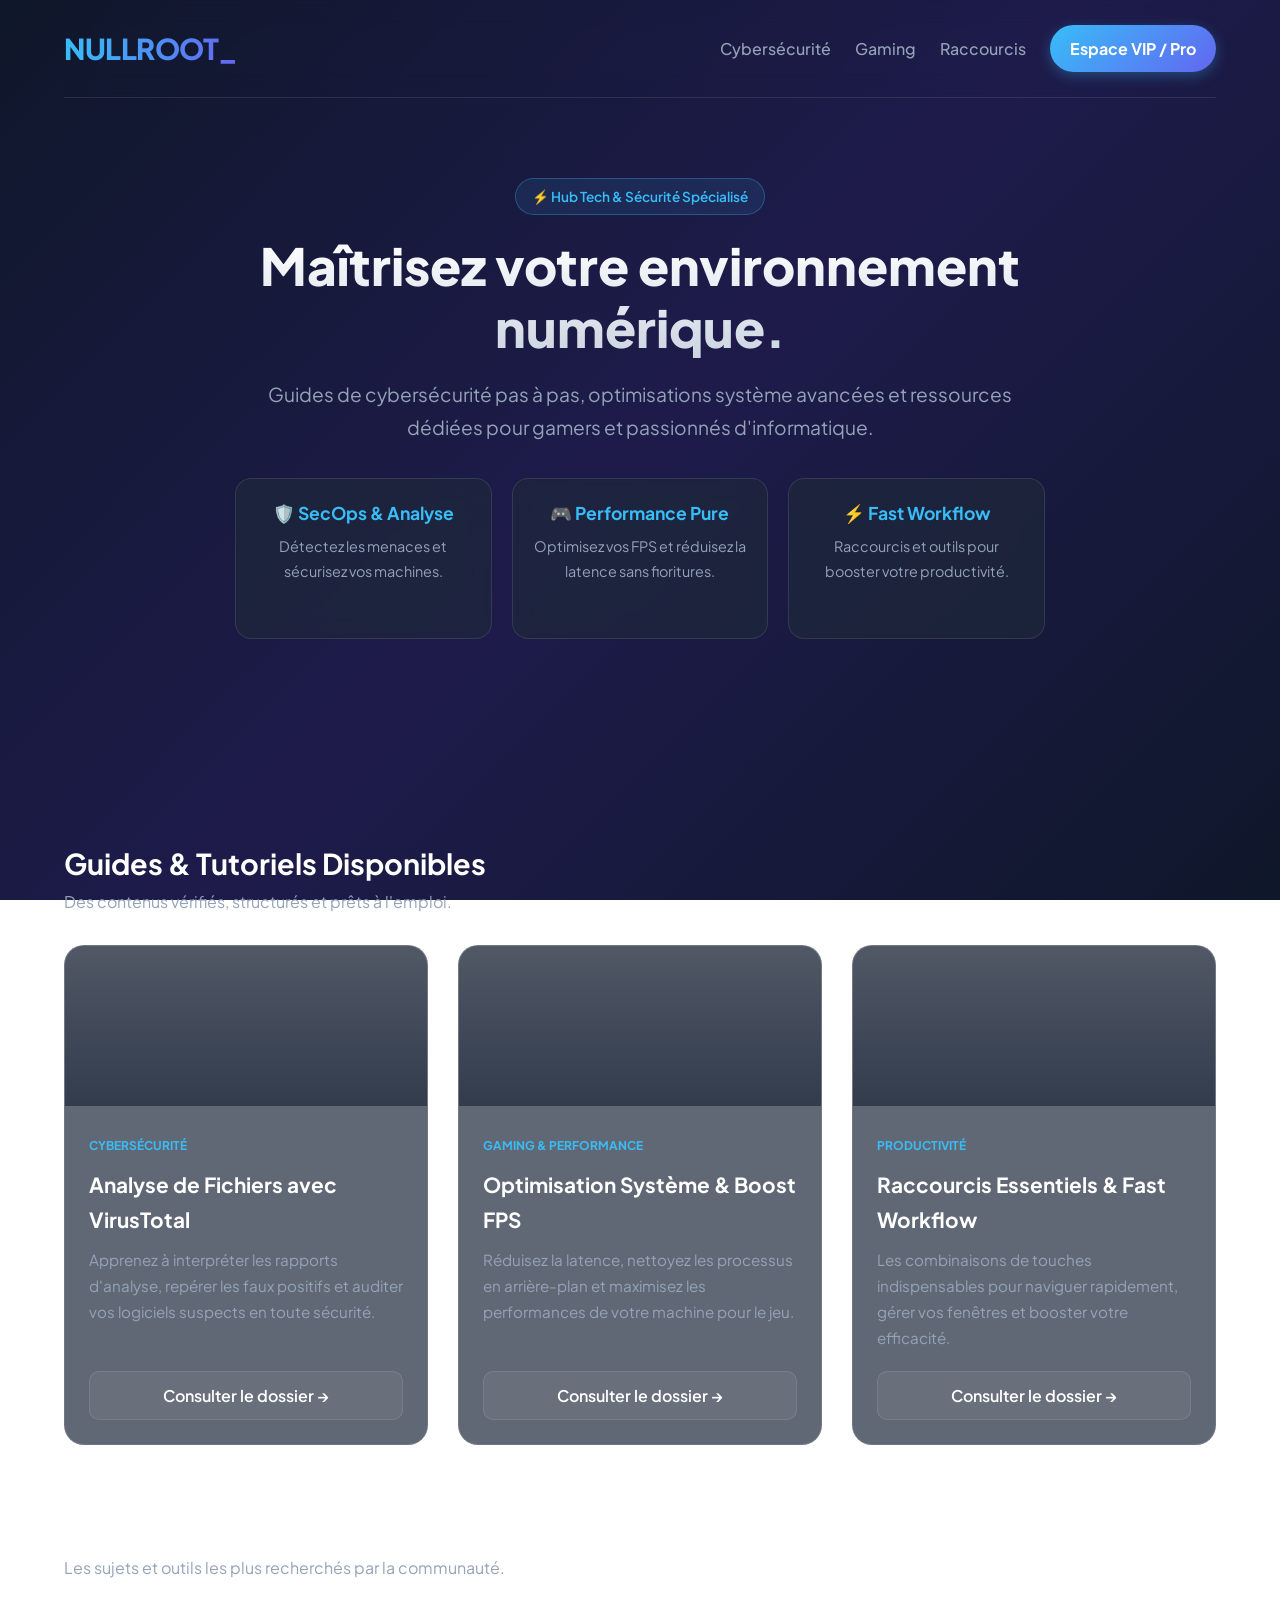
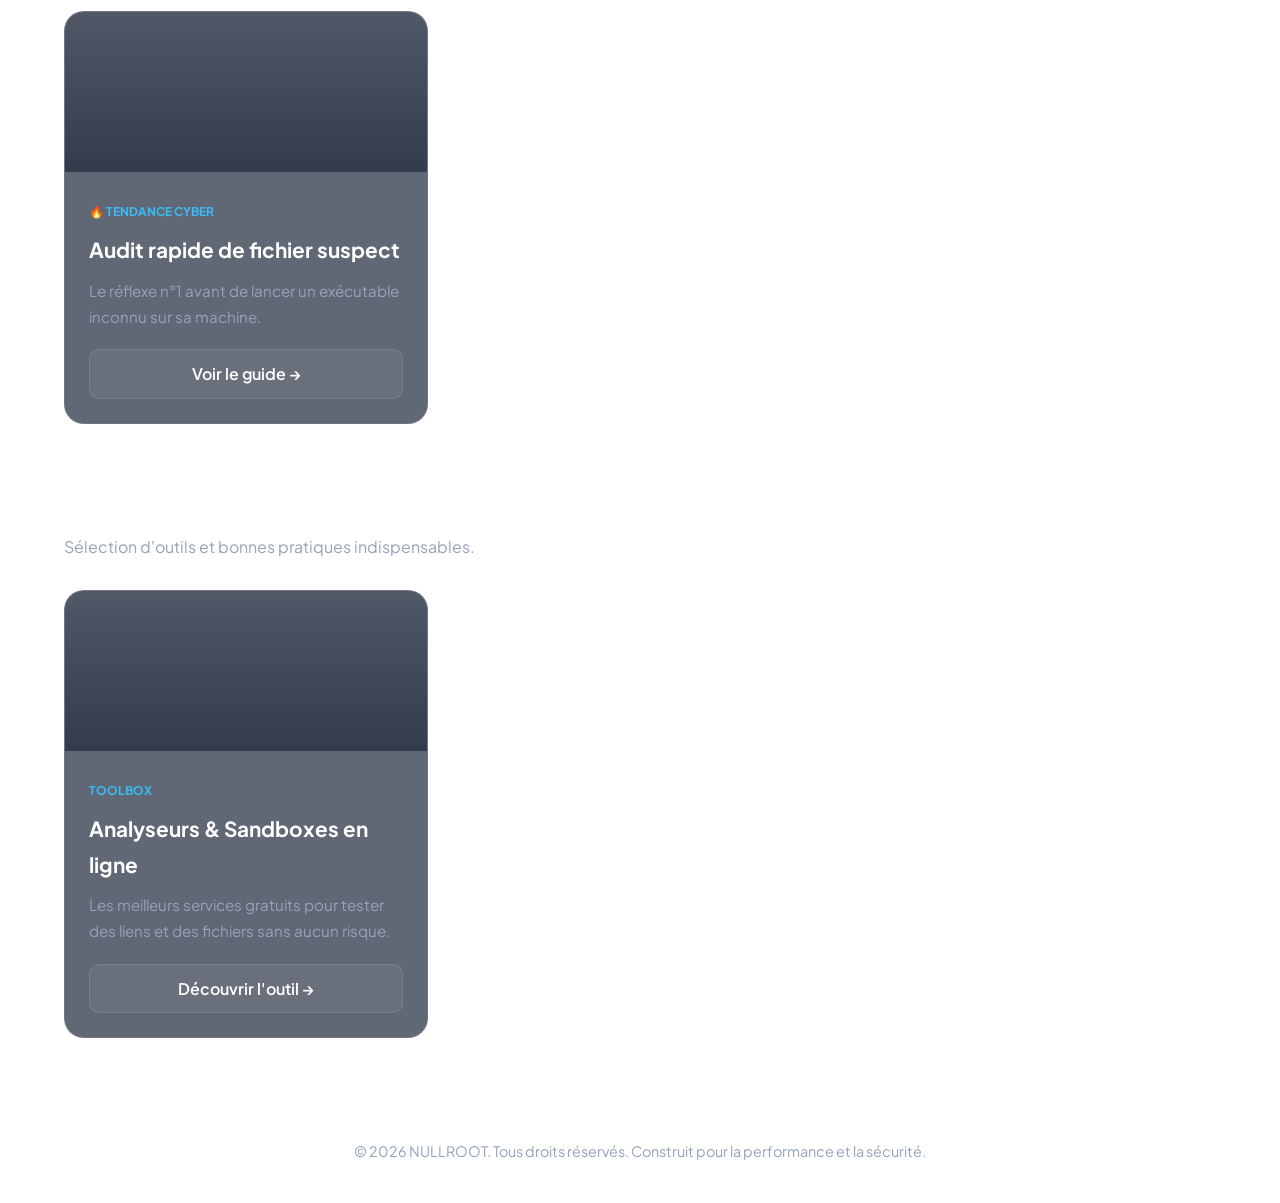
<file: index.html>
<!DOCTYPE html>
<html lang="fr">
<head>
    <meta charset="UTF-8">
    <meta name="viewport" content="width=device-width, initial-scale=1.0">
    <title>NULLROOT — Cyber, Gaming & Tech Performance</title>
    <link rel="stylesheet" href="style.css">
</head>
<body>

    <div class="container">
        <header>
            <a href="index.html" class="logo">NULLROOT_</a>
            <nav>
                <a href="cyber.html">Cybersécurité</a>
                <a href="gaming.html">Gaming</a>
                <a href="raccourcis.html">Raccourcis</a>
                <a href="vip.html" class="nav-btn">Espace VIP / Pro</a>
            </nav>
        </header>

        <section class="hero">
            <span class="hero-badge">⚡ Hub Tech & Sécurité Spécialisé</span>
            <h1>Maîtrisez votre environnement numérique.</h1>
            <p>Guides de cybersécurité pas à pas, optimisations système avancées et ressources dédiées pour gamers et passionnés d'informatique.</p>
            
            <div class="features-summary">
                <div class="feature-pill">
                    <h4>🛡️ SecOps & Analyse</h4>
                    <p>Détectez les menaces et sécurisez vos machines.</p>
                </div>
                <div class="feature-pill">
                    <h4>🎮 Performance Pure</h4>
                    <p>Optimisez vos FPS et réduisez la latence sans fioritures.</p>
                </div>
                <div class="feature-pill">
                    <h4>⚡ Fast Workflow</h4>
                    <p>Raccourcis et outils pour booster votre productivité.</p>
                </div>
            </div>
        </section>

        <!-- Section 1 : Guides Disponibles -->
        <div class="section-header" id="cyber">
            <h2 class="section-title">Guides & Tutoriels Disponibles</h2>
            <p class="section-desc">Des contenus vérifiés, structurés et prêts à l'emploi.</p>
        </div>

        <div class="grid">
            <div class="card" id="cyber-card">
                <div class="card-banner card-banner-cyber"></div>
                <div class="card-body">
                    <div>
                        <span class="card-tag">Cybersécurité</span>
                        <h3>Analyse de Fichiers avec VirusTotal</h3>
                        <p>Apprenez à interpréter les rapports d'analyse, repérer les faux positifs et auditer vos logiciels suspects en toute sécurité.</p>
                    </div>
                    <a href="cyber-virustotal.html" class="btn">Consulter le dossier →</a>
                </div>
            </div>

            <div class="card" id="gaming">
                <div class="card-banner card-banner-gaming"></div>
                <div class="card-body">
                    <div>
                        <span class="card-tag">Gaming & Performance</span>
                        <h3>Optimisation Système & Boost FPS</h3>
                        <p>Réduisez la latence, nettoyez les processus en arrière-plan et maximisez les performances de votre machine pour le jeu.</p>
                    </div>
                    <a href="gaming-fps.html" class="btn">Consulter le dossier →</a>
                </div>
            </div>

            <div class="card" id="raccourcis">
                <div class="card-banner card-banner-shortcut"></div>
                <div class="card-body">
                    <div>
                        <span class="card-tag">Productivité</span>
                        <h3>Raccourcis Essentiels & Fast Workflow</h3>
                        <p>Les combinaisons de touches indispensables pour naviguer rapidement, gérer vos fenêtres et booster votre efficacité.</p>
                    </div>
                    <a href="tech-raccourcis.html" class="btn">Consulter le dossier →</a>
                </div>
            </div>
        </div>

        <!-- Section 2 : Les plus consultés -->
        <div class="section-header" id="tendances">
            <h2 class="section-title">Les Plus Consultés & Tendances</h2>
            <p class="section-desc">Les sujets et outils les plus recherchés par la communauté.</p>
        </div>

        <div class="grid">
            <div class="card">
                <div class="card-banner card-banner-cyber"></div>
                <div class="card-body">
                    <div>
                        <span class="card-tag">🔥 Tendance Cyber</span>
                        <h3>Audit rapide de fichier suspect</h3>
                        <p>Le réflexe n°1 avant de lancer un exécutable inconnu sur sa machine.</p>
                    </div>
                    <a href="cyber-virustotal.html" class="btn">Voir le guide →</a>
                </div>
            </div>
        </div>

        <!-- Section 3 : Recommandations -->
        <div class="section-header" id="recommandations">
            <h2 class="section-title">Recommandations NULLROOT</h2>
            <p class="section-desc">Sélection d'outils et bonnes pratiques indispensables.</p>
        </div>

        <div class="grid">
            <div class="card">
                <div class="card-banner card-banner-shortcut"></div>
                <div class="card-body">
                    <div>
                        <span class="card-tag">Toolbox</span>
                        <h3>Analyseurs & Sandboxes en ligne</h3>
                        <p>Les meilleurs services gratuits pour tester des liens et des fichiers sans aucun risque.</p>
                    </div>
                    <a href="cyber-virustotal.html" class="btn">Découvrir l'outil →</a>
                </div>
            </div>
        </div>

        <footer>
            <p>© 2026 NULLROOT. Tous droits réservés. Construit pour la performance et la sécurité.</p>
        </footer>
    </div>

</body>
</html>
</file>
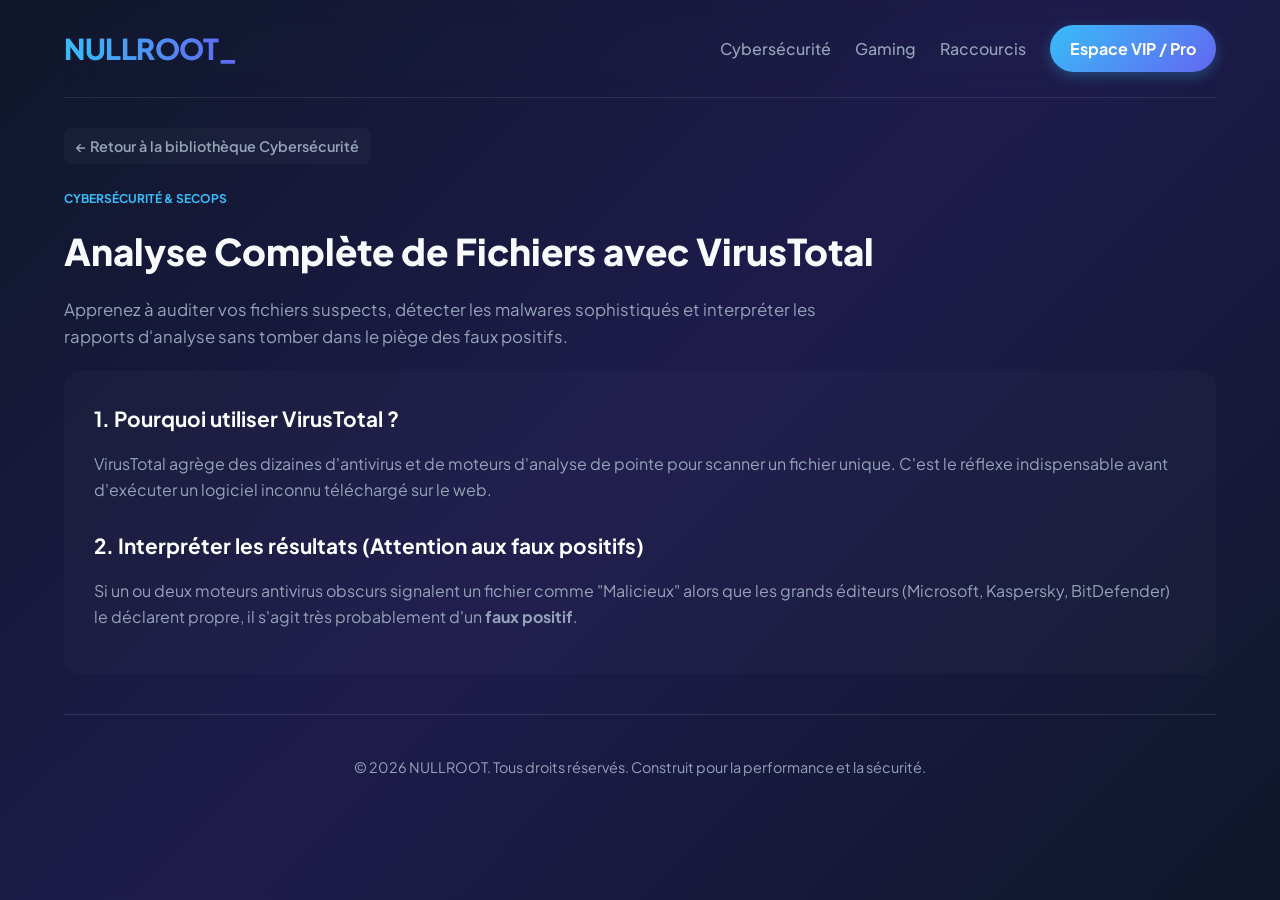
<file: cyber-virustotal.html>
<!DOCTYPE html>
<html lang="fr">
<head>
    <meta charset="UTF-8">
    <meta name="viewport" content="width=device-width, initial-scale=1.0">
    <title>Analyse de Fichiers avec VirusTotal — NULLROOT</title>
    <link rel="stylesheet" href="style.css">
</head>
<body>

    <div class="container">
        <header>
            <a href="index.html" class="logo">NULLROOT_</a>
            <nav>
                <a href="cyber.html">Cybersécurité</a>
                <a href="gaming.html">Gaming</a>
                <a href="raccourcis.html">Raccourcis</a>
                <a href="vip.html" class="nav-btn">Espace VIP / Pro</a>
            </nav>
        </header>

        <!-- Bouton Retour et En-tête du guide -->
        <section style="margin: 30px 0 20px 0;">
            <a href="cyber.html" style="display: inline-flex; align-items: center; gap: 8px; color: var(--text-muted); text-decoration: none; font-size: 0.9rem; font-weight: 600; margin-bottom: 15px; padding: 6px 12px; background: rgba(255,255,255,0.03); border: 1px solid var(--border-color); border-radius: 8px; transition: 0.2s;">
                ← Retour à la bibliothèque Cybersécurité
            </a>
            
            <span class="card-tag" style="display: block; margin-top: 10px;">Cybersécurité & SecOps</span>
            <h1 style="font-size: 2.3rem; font-weight: 800; margin-top: 10px; margin-bottom: 15px;">Analyse Complète de Fichiers avec VirusTotal</h1>
            <p style="color: var(--text-muted); font-size: 1.05rem; line-height: 1.6; max-width: 800px;">
                Apprenez à auditer vos fichiers suspects, détecter les malwares sophistiqués et interpréter les rapports d'analyse sans tomber dans le piège des faux positifs.
            </p>
        </section>

        <!-- Corps du guide / Article -->
        <div style="background: rgba(255,255,255,0.02); border: 1px solid var(--border-color); border-radius: 16px; padding: 30px; margin-bottom: 40px;">
            <h3 style="font-size: 1.3rem; margin-bottom: 15px; color: #fff;">1. Pourquoi utiliser VirusTotal ?</h3>
            <p style="color: var(--text-muted); line-height: 1.6; margin-bottom: 25px;">
                VirusTotal agrège des dizaines d'antivirus et de moteurs d'analyse de pointe pour scanner un fichier unique. C'est le réflexe indispensable avant d'exécuter un logiciel inconnu téléchargé sur le web.
            </p>

            <h3 style="font-size: 1.3rem; margin-bottom: 15px; color: #fff;">2. Interpréter les résultats (Attention aux faux positifs)</h3>
            <p style="color: var(--text-muted); line-height: 1.6; margin-bottom: 15px;">
                Si un ou deux moteurs antivirus obscurs signalent un fichier comme "Malicieux" alors que les grands éditeurs (Microsoft, Kaspersky, BitDefender) le déclarent propre, il s'agit très probablement d'un <strong>faux positif</strong>.
            </p>
        </div>

        <footer>
            <p>© 2026 NULLROOT. Tous droits réservés. Construit pour la performance et la sécurité.</p>
        </footer>
    </div>

</body>
</html>
</file>
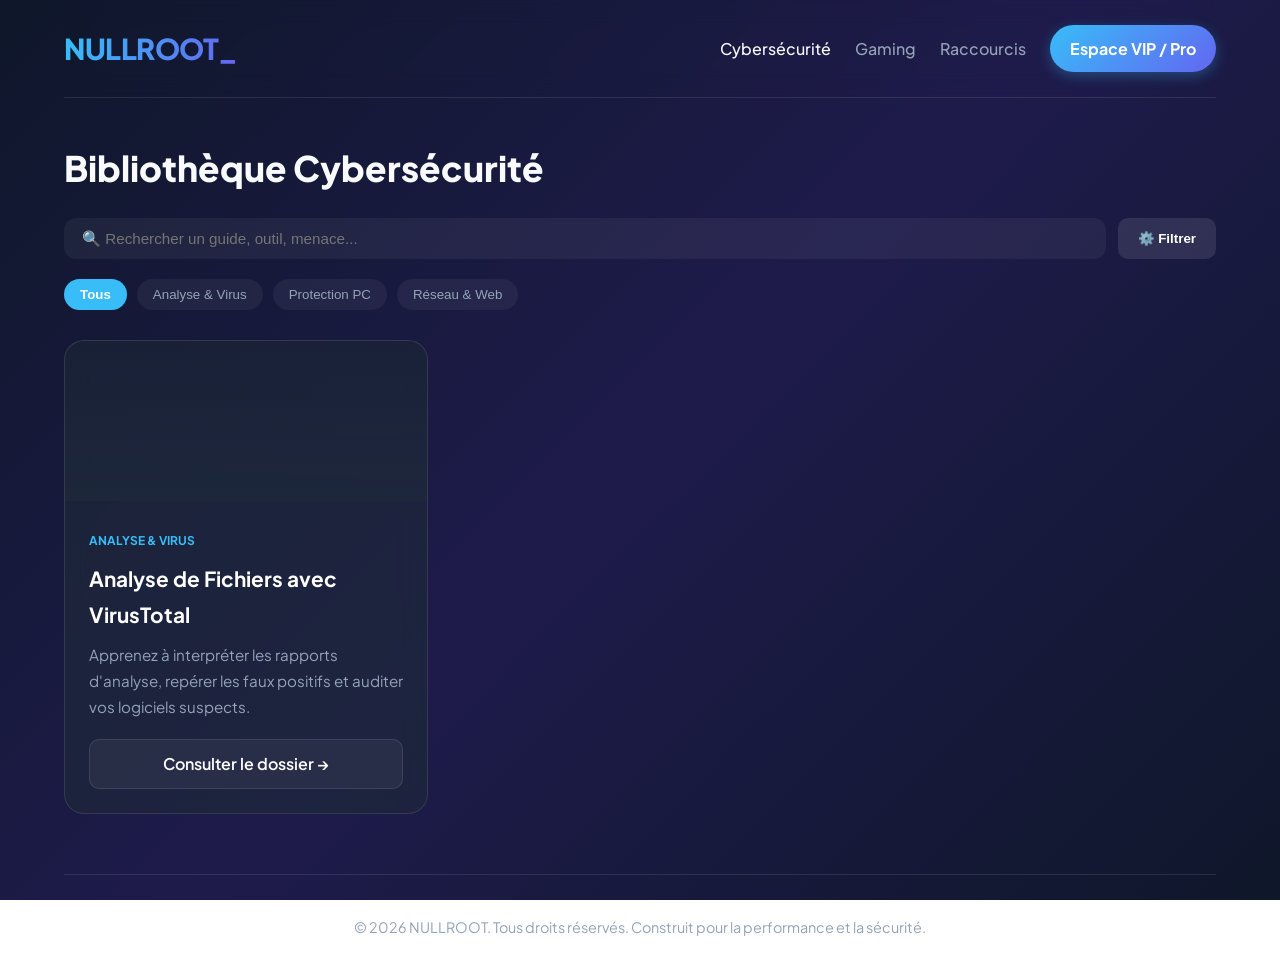
<file: cyber.html>
<!DOCTYPE html>
<html lang="fr">
<head>
    <meta charset="UTF-8">
    <meta name="viewport" content="width=device-width, initial-scale=1.0">
    <title>Bibliothèque Cybersécurité — NULLROOT</title>
    <link rel="stylesheet" href="style.css">
</head>
<body>

    <div class="container">
        <header>
            <a href="index.html" class="logo">NULLROOT_</a>
            <nav>
                <a href="cyber.html" style="color: var(--accent-cyan);">Cybersécurité</a>
                <a href="gaming.html">Gaming</a>
                <a href="raccourcis.html">Raccourcis</a>
                <a href="#pro" class="nav-btn">Espace VIP / Pro</a>
            </nav>
        </header>

        <!-- Entête style Hyakanime -->
        <section style="margin: 40px 0 20px 0;">
            <h1 style="font-size: 2.2rem; font-weight: 800; margin-bottom: 20px;">Bibliothèque Cybersécurité</h1>
            
            <!-- Barre de Recherche & Filtres -->
            <div style="display: flex; gap: 12px; flex-wrap: wrap; margin-bottom: 20px;">
                <input type="text" placeholder="🔍 Rechercher un guide, outil, menace..." style="flex: 1; min-width: 240px; padding: 12px 18px; border-radius: 12px; border: 1px solid var(--border-color); background: rgba(255,255,255,0.05); color: #fff; font-size: 0.95rem;">
                <button class="btn" style="padding: 12px 20px; background: rgba(255,255,255,0.1); border: 1px solid var(--border-color);">⚙️ Filtrer</button>
            </div>

            <!-- Chips de Filtres Spécifiques Tech -->
            <div style="display: flex; gap: 10px; flex-wrap: wrap; margin-bottom: 30px;">
                <button style="padding: 8px 16px; border-radius: 20px; border: none; background: var(--accent-blue); color: #fff; font-weight: 600; cursor: pointer;">Tous</button>
                <button style="padding: 8px 16px; border-radius: 20px; border: 1px solid var(--border-color); background: rgba(255,255,255,0.05); color: var(--text-muted); cursor: pointer;">Analyse & Virus</button>
                <button style="padding: 8px 16px; border-radius: 20px; border: 1px solid var(--border-color); background: rgba(255,255,255,0.05); color: var(--text-muted); cursor: pointer;">Protection PC</button>
                <button style="padding: 8px 16px; border-radius: 20px; border: 1px solid var(--border-color); background: rgba(255,255,255,0.05); color: var(--text-muted); cursor: pointer;">Réseau & Web</button>
            </div>
        </section>

        <!-- Grille de la Bibliothèque (3 colonnes) -->
        <div class="grid">
            
            <!-- Carte 1 : VirusTotal -->
            <div class="card">
                <div class="card-banner card-banner-cyber"></div>
                <div class="card-body">
                    <div>
                        <span class="card-tag">Analyse & Virus</span>
                        <h3>Analyse de Fichiers avec VirusTotal</h3>
                        <p>Apprenez à interpréter les rapports d'analyse, repérer les faux positifs et auditer vos logiciels suspects.</p>
                    </div>
                    <a href="cyber-virustotal.html" class="btn">Consulter le dossier →</a>
                </div>
            </div>

            <!-- Emplacement 2 (Vide / Futurs guides) -->
            <!-- Tu pourras dupliquer des cartes ici au fur et à mesure -->

        </div>

        <footer>
            <p>© 2026 NULLROOT. Tous droits réservés. Construit pour la performance et la sécurité.</p>
        </footer>
    </div>

</body>
</html>
</file>
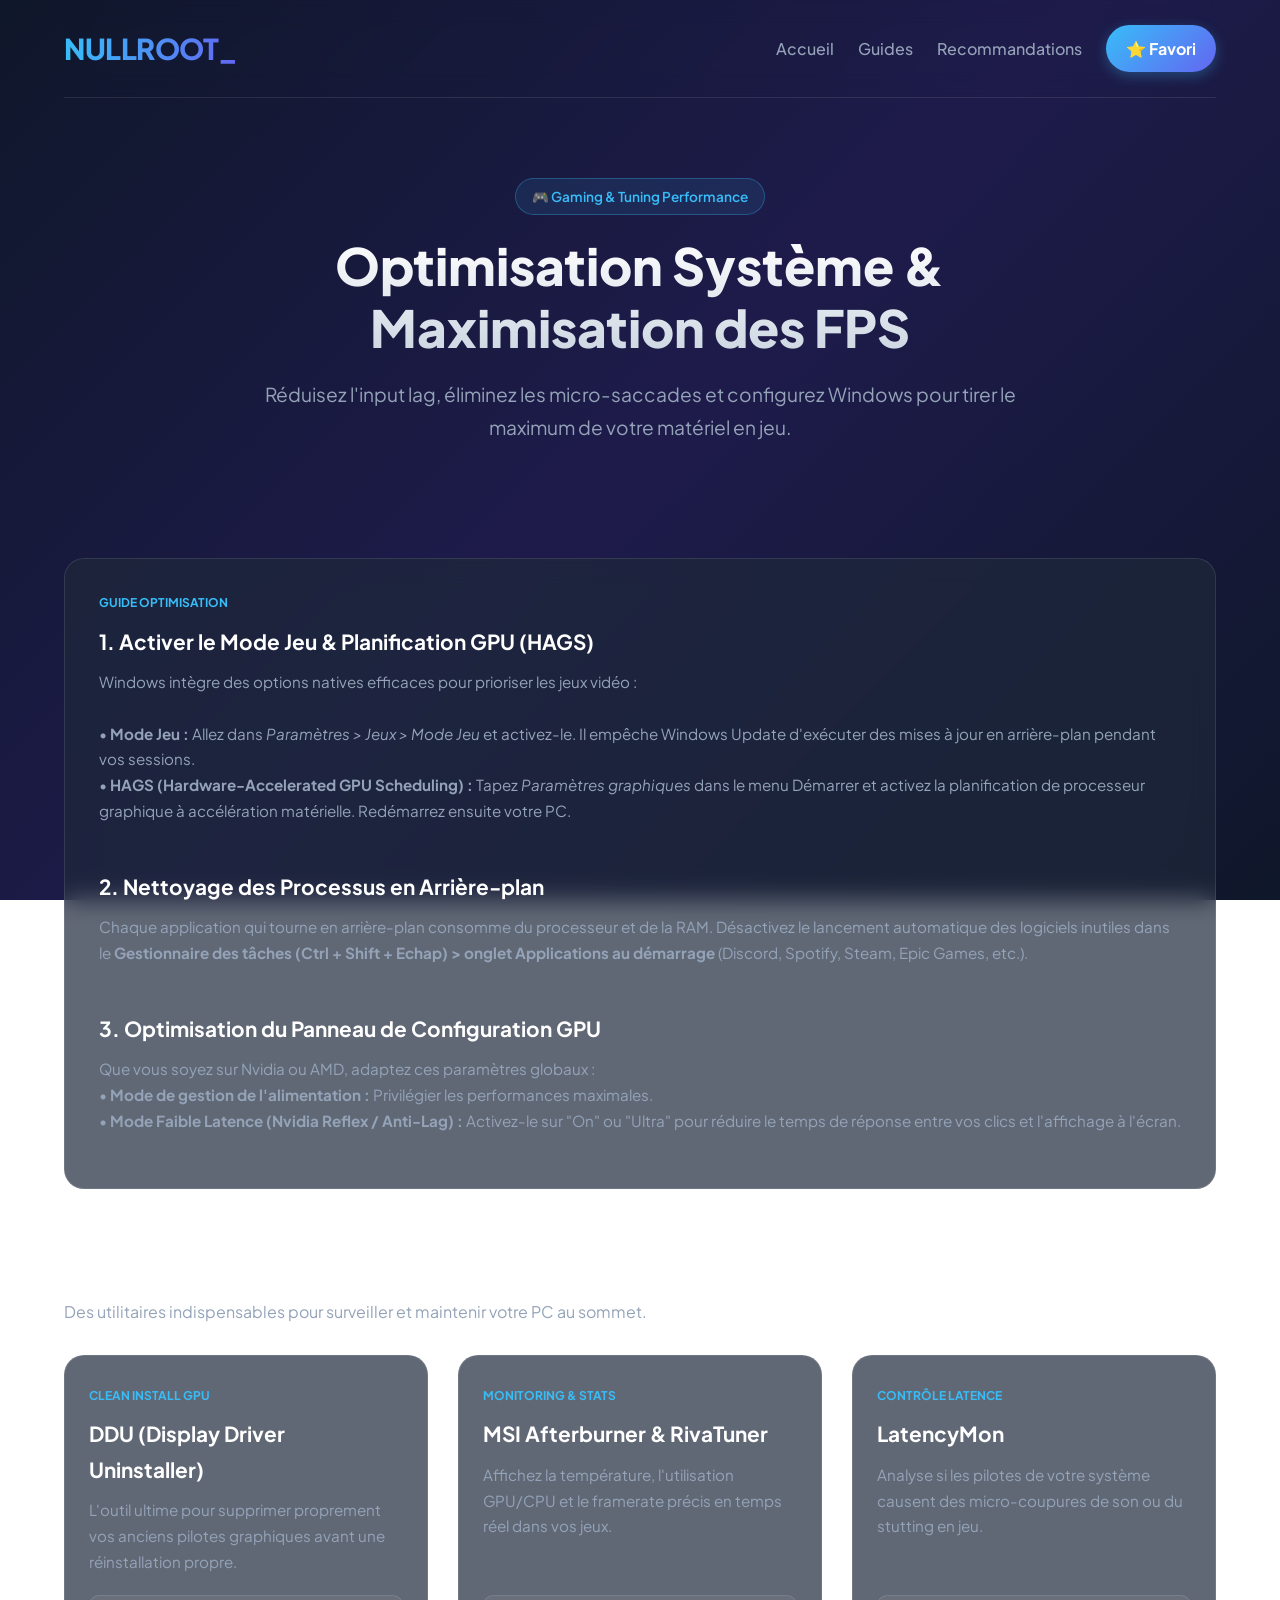
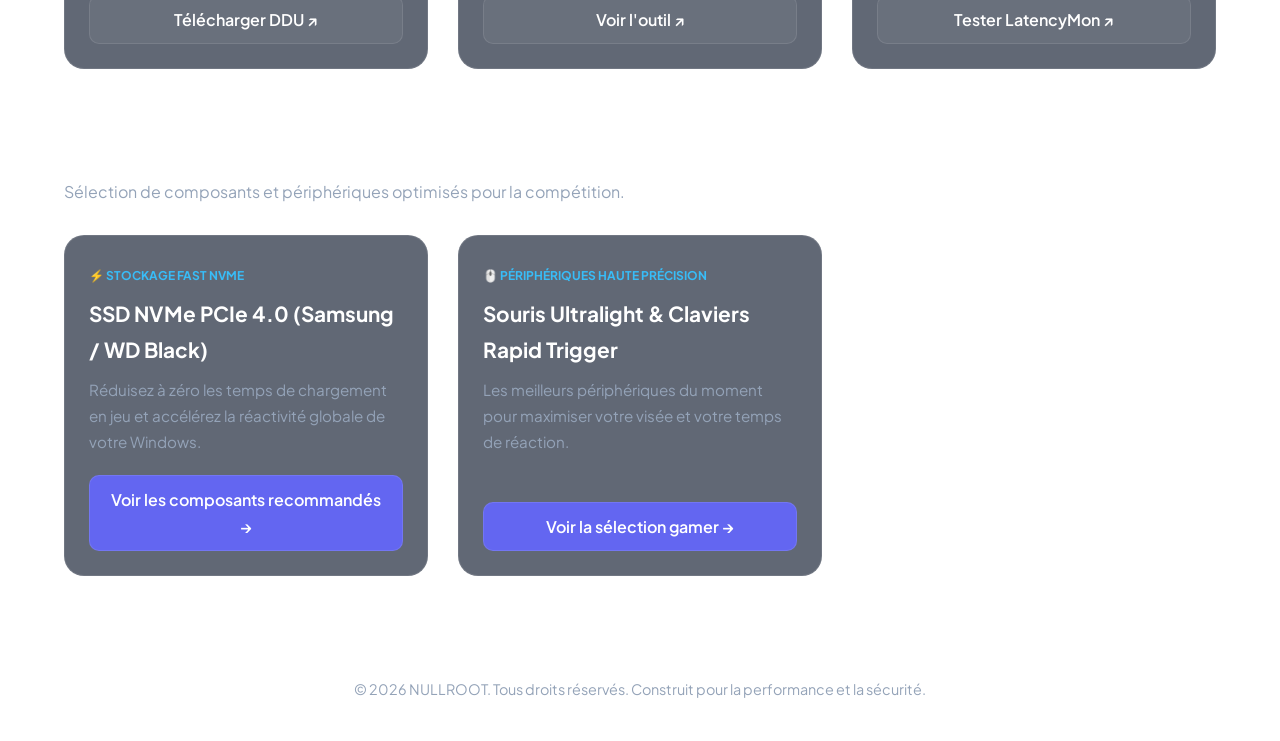
<file: gaming-fps.html>
<!DOCTYPE html>
<html lang="fr">
<head>
    <meta charset="UTF-8">
    <meta name="viewport" content="width=device-width, initial-scale=1.0">
    <title>Optimisation Système & Boost FPS — NULLROOT</title>
    <link rel="stylesheet" href="style.css">
</head>
<body>

    <div class="container">
        <header>
            <a href="index.html" class="logo">NULLROOT_</a>
            <nav>
                <a href="index.html">Accueil</a>
                <a href="index.html#cyber">Guides</a>
                <a href="index.html#recommandations">Recommandations</a>
                <a href="#" class="nav-btn">⭐ Favori</a>
            </nav>
        </header>

        <section class="hero">
            <span class="hero-badge">🎮 Gaming & Tuning Performance</span>
            <h1>Optimisation Système & Maximisation des FPS</h1>
            <p>Réduisez l'input lag, éliminez les micro-saccades et configurez Windows pour tirer le maximum de votre matériel en jeu.</p>
        </section>

        <!-- Guide Principal -->
        <div class="grid" style="grid-template-columns: 1fr;">
            <div class="card" style="padding: 10px;">
                <div class="card-body">
                    <span class="card-tag">Guide Optimisation</span>
                    <h3>1. Activer le Mode Jeu & Planification GPU (HAGS)</h3>
                    <p>
                        Windows intègre des options natives efficaces pour prioriser les jeux vidéo :<br><br>
                        • <strong>Mode Jeu :</strong> Allez dans <em>Paramètres > Jeux > Mode Jeu</em> et activez-le. Il empêche Windows Update d'exécuter des mises à jour en arrière-plan pendant vos sessions.<br>
                        • <strong>HAGS (Hardware-Accelerated GPU Scheduling) :</strong> Tapez <em>Paramètres graphiques</em> dans le menu Démarrer et activez la planification de processeur graphique à accélération matérielle. Redémarrez ensuite votre PC.
                    </p>
                    
                    <h3 style="margin-top: 25px;">2. Nettoyage des Processus en Arrière-plan</h3>
                    <p>
                        Chaque application qui tourne en arrière-plan consomme du processeur et de la RAM. Désactivez le lancement automatique des logiciels inutiles dans le <strong>Gestionnaire des tâches (Ctrl + Shift + Echap) > onglet Applications au démarrage</strong> (Discord, Spotify, Steam, Epic Games, etc.).
                    </p>

                    <h3 style="margin-top: 25px;">3. Optimisation du Panneau de Configuration GPU</h3>
                    <p>
                        Que vous soyez sur Nvidia ou AMD, adaptez ces paramètres globaux :<br>
                        • <strong>Mode de gestion de l'alimentation :</strong> Privilégier les performances maximales.<br>
                        • <strong>Mode Faible Latence (Nvidia Reflex / Anti-Lag) :</strong> Activez-le sur "On" ou "Ultra" pour réduire le temps de réponse entre vos clics et l'affichage à l'écran.
                    </p>
                </div>
            </div>
        </div>

        <!-- Section Outillage -->
        <div class="section-header">
            <h2 class="section-title">Outils Recommandés pour la Performance</h2>
            <p class="section-desc">Des utilitaires indispensables pour surveiller et maintenir votre PC au sommet.</p>
        </div>

        <div class="grid">
            <div class="card">
                <div class="card-body">
                    <div>
                        <span class="card-tag">Clean Install GPU</span>
                        <h3>DDU (Display Driver Uninstaller)</h3>
                        <p>L'outil ultime pour supprimer proprement vos anciens pilotes graphiques avant une réinstallation propre.</p>
                    </div>
                    <a href="https://www.wagnardsoft.com/" target="_blank" class="btn">Télécharger DDU ↗</a>
                </div>
            </div>

            <div class="card">
                <div class="card-body">
                    <div>
                        <span class="card-tag">Monitoring & Stats</span>
                        <h3>MSI Afterburner & RivaTuner</h3>
                        <p>Affichez la température, l'utilisation GPU/CPU et le framerate précis en temps réel dans vos jeux.</p>
                    </div>
                    <a href="https://www.msi.com/Landing/afterburner/graphics-cards" target="_blank" class="btn">Voir l'outil ↗</a>
                </div>
            </div>

            <div class="card">
                <div class="card-body">
                    <div>
                        <span class="card-tag">Contrôle Latence</span>
                        <h3>LatencyMon</h3>
                        <p>Analyse si les pilotes de votre système causent des micro-coupures de son ou du stutting en jeu.</p>
                    </div>
                    <a href="https://www.resplendence.com/latencymon" target="_blank" class="btn">Tester LatencyMon ↗</a>
                </div>
            </div>
        </div>

        <!-- Section Recommandations & Hardware (Affiliation) -->
        <div class="section-header">
            <h2 class="section-title">Matériel & Équipement Gaming</h2>
            <p class="section-desc">Sélection de composants et périphériques optimisés pour la compétition.</p>
        </div>

        <div class="grid">
            <div class="card">
                <div class="card-body">
                    <div>
                        <span class="card-tag">⚡ Stockage Fast NVMe</span>
                        <h3>SSD NVMe PCIe 4.0 (Samsung / WD Black)</h3>
                        <p>Réduisez à zéro les temps de chargement en jeu et accélérez la réactivité globale de votre Windows.</p>
                    </div>
                    <a href="#" class="btn" style="background: var(--accent-indigo);">Voir les composants recommandés →</a>
                </div>
            </div>

            <div class="card">
                <div class="card-body">
                    <div>
                        <span class="card-tag">🖱️ Périphériques Haute Précision</span>
                        <h3>Souris Ultralight & Claviers Rapid Trigger</h3>
                        <p>Les meilleurs périphériques du moment pour maximiser votre visée et votre temps de réaction.</p>
                    </div>
                    <a href="#" class="btn" style="background: var(--accent-indigo);">Voir la sélection gamer →</a>
                </div>
            </div>
        </div>

        <footer>
            <p>© 2026 NULLROOT. Tous droits réservés. Construit pour la performance et la sécurité.</p>
        </footer>
    </div>

</body>
</html>
</file>
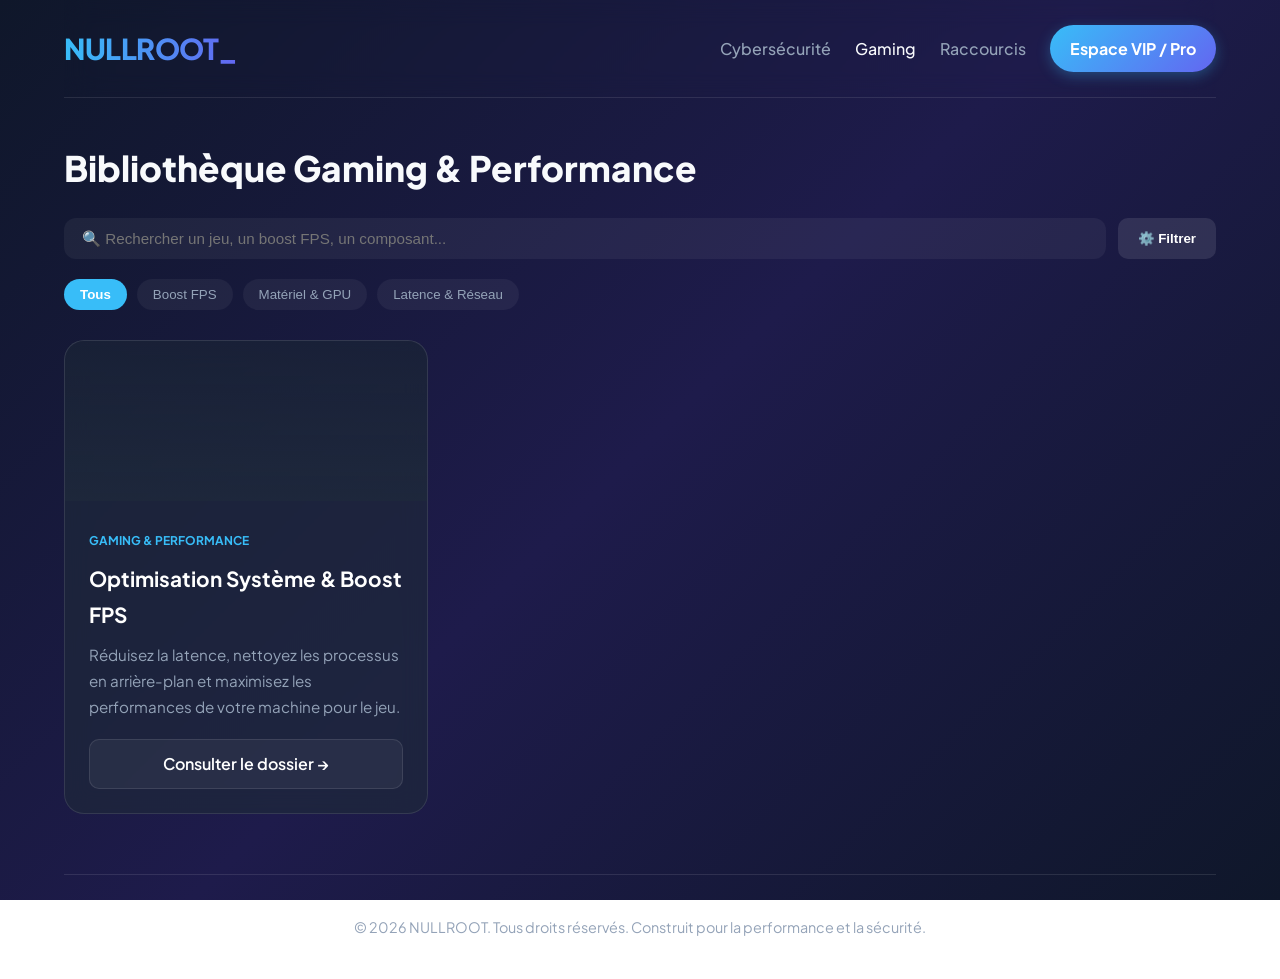
<file: gaming.html>
<!DOCTYPE html>
<html lang="fr">
<head>
    <meta charset="UTF-8">
    <meta name="viewport" content="width=device-width, initial-scale=1.0">
    <title>Bibliothèque Gaming — NULLROOT</title>
    <link rel="stylesheet" href="style.css">
</head>
<body>

    <div class="container">
        <header>
            <a href="index.html" class="logo">NULLROOT_</a>
            <nav>
                <a href="cyber.html">Cybersécurité</a>
                <a href="gaming.html" style="color: var(--accent-cyan);">Gaming</a>
                <a href="raccourcis.html">Raccourcis</a>
                <a href="#pro" class="nav-btn">Espace VIP / Pro</a>
            </nav>
        </header>

        <!-- Entête style Hyakanime -->
        <section style="margin: 40px 0 20px 0;">
            <h1 style="font-size: 2.2rem; font-weight: 800; margin-bottom: 20px;">Bibliothèque Gaming & Performance</h1>
            
            <!-- Barre de Recherche & Filtres -->
            <div style="display: flex; gap: 12px; flex-wrap: wrap; margin-bottom: 20px;">
                <input type="text" placeholder="🔍 Rechercher un jeu, un boost FPS, un composant..." style="flex: 1; min-width: 240px; padding: 12px 18px; border-radius: 12px; border: 1px solid var(--border-color); background: rgba(255,255,255,0.05); color: #fff; font-size: 0.95rem;">
                <button class="btn" style="padding: 12px 20px; background: rgba(255,255,255,0.1); border: 1px solid var(--border-color);">⚙️ Filtrer</button>
            </div>

            <!-- Chips de Filtres Spécifiques Gaming -->
            <div style="display: flex; gap: 10px; flex-wrap: wrap; margin-bottom: 30px;">
                <button style="padding: 8px 16px; border-radius: 20px; border: none; background: var(--accent-blue); color: #fff; font-weight: 600; cursor: pointer;">Tous</button>
                <button style="padding: 8px 16px; border-radius: 20px; border: 1px solid var(--border-color); background: rgba(255,255,255,0.05); color: var(--text-muted); cursor: pointer;">Boost FPS</button>
                <button style="padding: 8px 16px; border-radius: 20px; border: 1px solid var(--border-color); background: rgba(255,255,255,0.05); color: var(--text-muted); cursor: pointer;">Matériel & GPU</button>
                <button style="padding: 8px 16px; border-radius: 20px; border: 1px solid var(--border-color); background: rgba(255,255,255,0.05); color: var(--text-muted); cursor: pointer;">Latence & Réseau</button>
            </div>
        </section>

        <!-- Grille de la Bibliothèque (3 colonnes) -->
        <div class="grid">
            
            <!-- Carte 1 : Gaming FPS -->
            <div class="card">
                <div class="card-banner card-banner-gaming"></div>
                <div class="card-body">
                    <div>
                        <span class="card-tag">Gaming & Performance</span>
                        <h3>Optimisation Système & Boost FPS</h3>
                        <p>Réduisez la latence, nettoyez les processus en arrière-plan et maximisez les performances de votre machine pour le jeu.</p>
                    </div>
                    <a href="gaming-fps.html" class="btn">Consulter le dossier →</a>
                </div>
            </div>

            <!-- Emplacement 2 (Vide / Futurs guides) -->

        </div>

        <footer>
            <p>© 2026 NULLROOT. Tous droits réservés. Construit pour la performance et la sécurité.</p>
        </footer>
    </div>

</body>
</html>
</file>
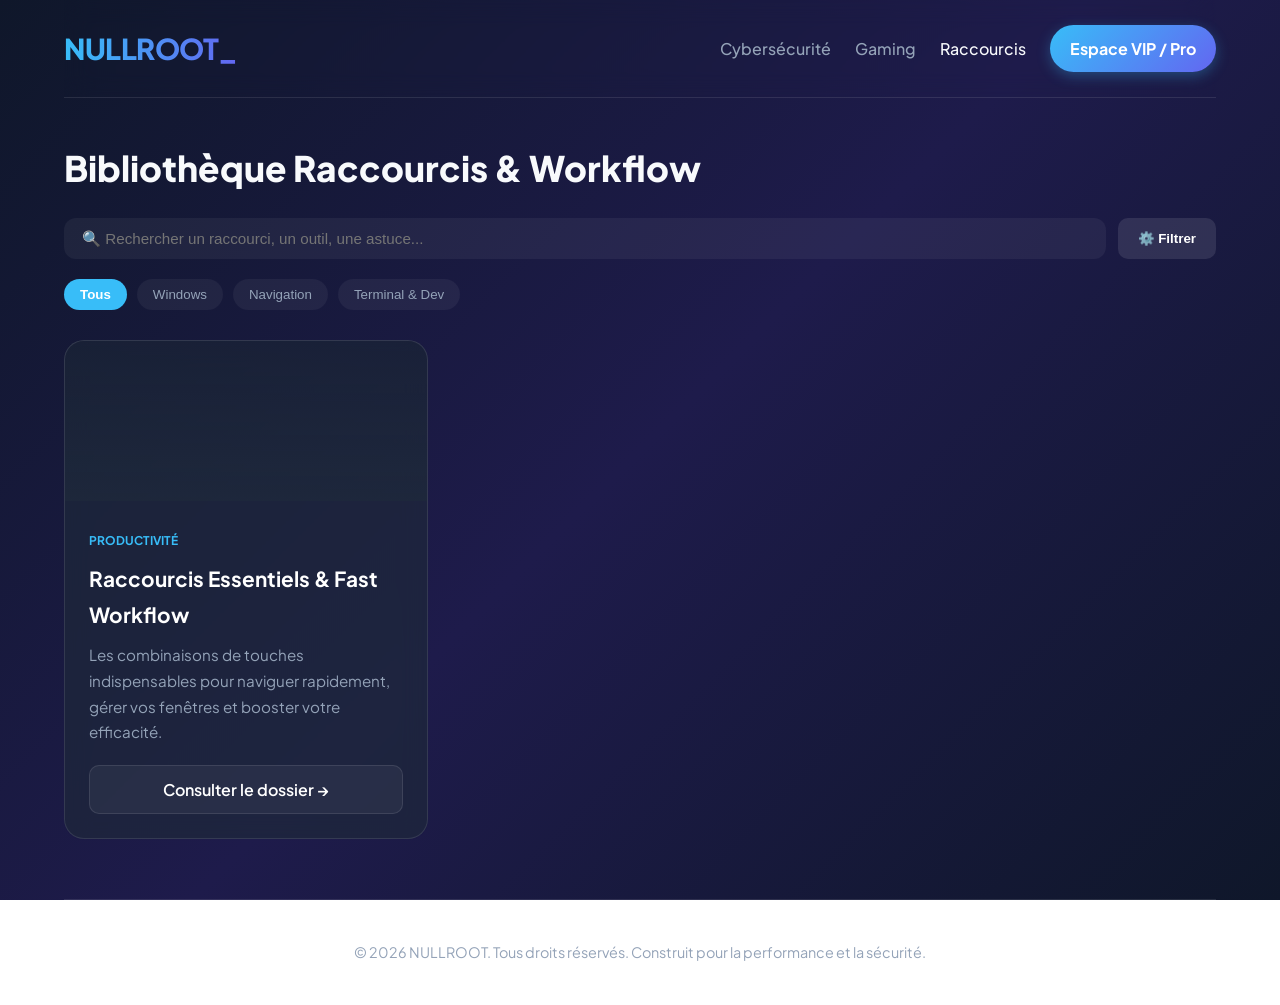
<file: raccourcis.html>
<!DOCTYPE html>
<html lang="fr">
<head>
    <meta charset="UTF-8">
    <meta name="viewport" content="width=device-width, initial-scale=1.0">
    <title>Bibliothèque Raccourcis — NULLROOT</title>
    <link rel="stylesheet" href="style.css">
</head>
<body>

    <div class="container">
        <header>
            <a href="index.html" class="logo">NULLROOT_</a>
            <nav>
                <a href="cyber.html">Cybersécurité</a>
                <a href="gaming.html">Gaming</a>
                <a href="raccourcis.html" style="color: var(--accent-cyan);">Raccourcis</a>
                <a href="#pro" class="nav-btn">Espace VIP / Pro</a>
            </nav>
        </header>

        <!-- Entête style Hyakanime -->
        <section style="margin: 40px 0 20px 0;">
            <h1 style="font-size: 2.2rem; font-weight: 800; margin-bottom: 20px;">Bibliothèque Raccourcis & Workflow</h1>
            
            <!-- Barre de Recherche & Filtres -->
            <div style="display: flex; gap: 12px; flex-wrap: wrap; margin-bottom: 20px;">
                <input type="text" placeholder="🔍 Rechercher un raccourci, un outil, une astuce..." style="flex: 1; min-width: 240px; padding: 12px 18px; border-radius: 12px; border: 1px solid var(--border-color); background: rgba(255,255,255,0.05); color: #fff; font-size: 0.95rem;">
                <button class="btn" style="padding: 12px 20px; background: rgba(255,255,255,0.1); border: 1px solid var(--border-color);">⚙️ Filtrer</button>
            </div>

            <!-- Chips de Filtres Spécifiques Productivité -->
            <div style="display: flex; gap: 10px; flex-wrap: wrap; margin-bottom: 30px;">
                <button style="padding: 8px 16px; border-radius: 20px; border: none; background: var(--accent-blue); color: #fff; font-weight: 600; cursor: pointer;">Tous</button>
                <button style="padding: 8px 16px; border-radius: 20px; border: 1px solid var(--border-color); background: rgba(255,255,255,0.05); color: var(--text-muted); cursor: pointer;">Windows</button>
                <button style="padding: 8px 16px; border-radius: 20px; border: 1px solid var(--border-color); background: rgba(255,255,255,0.05); color: var(--text-muted); cursor: pointer;">Navigation</button>
                <button style="padding: 8px 16px; border-radius: 20px; border: 1px solid var(--border-color); background: rgba(255,255,255,0.05); color: var(--text-muted); cursor: pointer;">Terminal & Dev</button>
            </div>
        </section>

        <!-- Grille de la Bibliothèque (3 colonnes) -->
        <div class="grid">
            
            <!-- Carte 1 : Raccourcis -->
            <div class="card">
                <div class="card-banner card-banner-shortcut"></div>
                <div class="card-body">
                    <div>
                        <span class="card-tag">Productivité</span>
                        <h3>Raccourcis Essentiels & Fast Workflow</h3>
                        <p>Les combinaisons de touches indispensables pour naviguer rapidement, gérer vos fenêtres et booster votre efficacité.</p>
                    </div>
                    <a href="tech-raccourcis.html" class="btn">Consulter le dossier →</a>
                </div>
            </div>

            <!-- Emplacement 2 (Vide / Futurs guides) -->

        </div>

        <footer>
            <p>© 2026 NULLROOT. Tous droits réservés. Construit pour la performance et la sécurité.</p>
        </footer>
    </div>

</body>
</html>
</file>
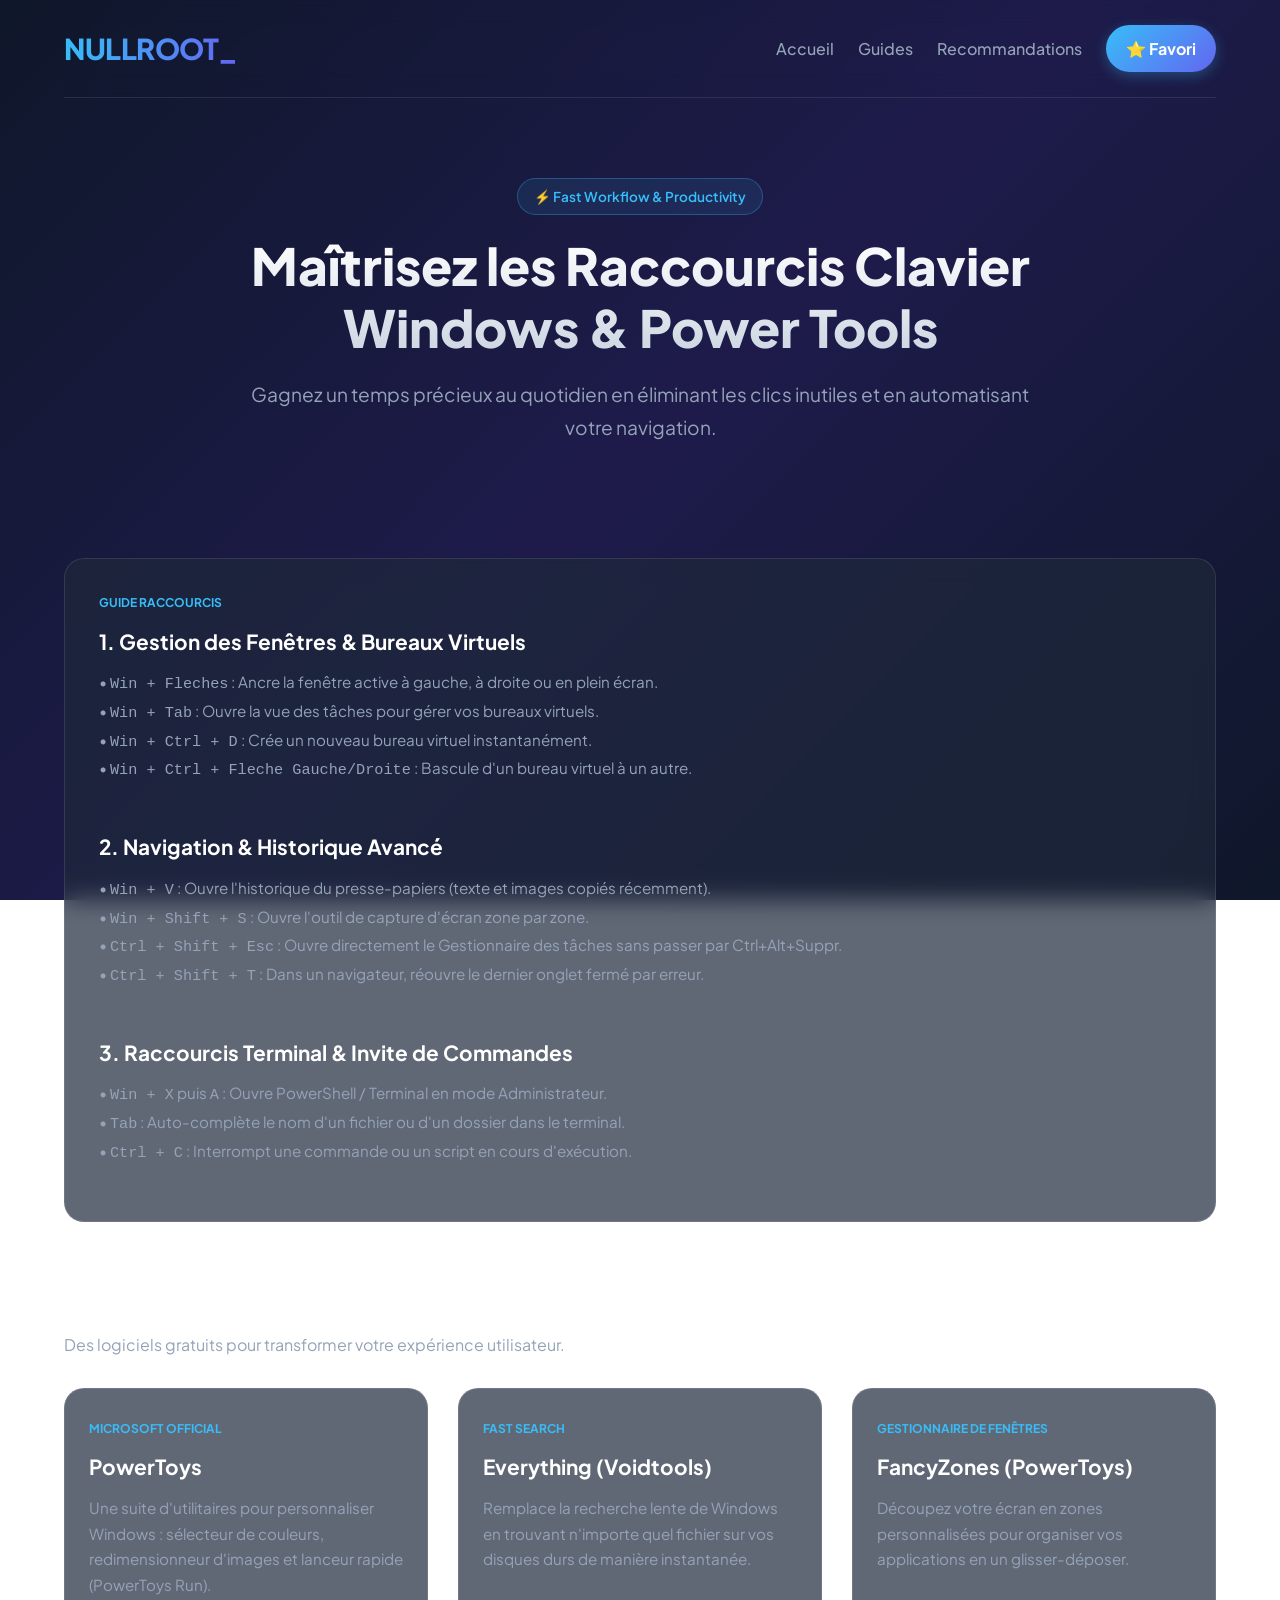
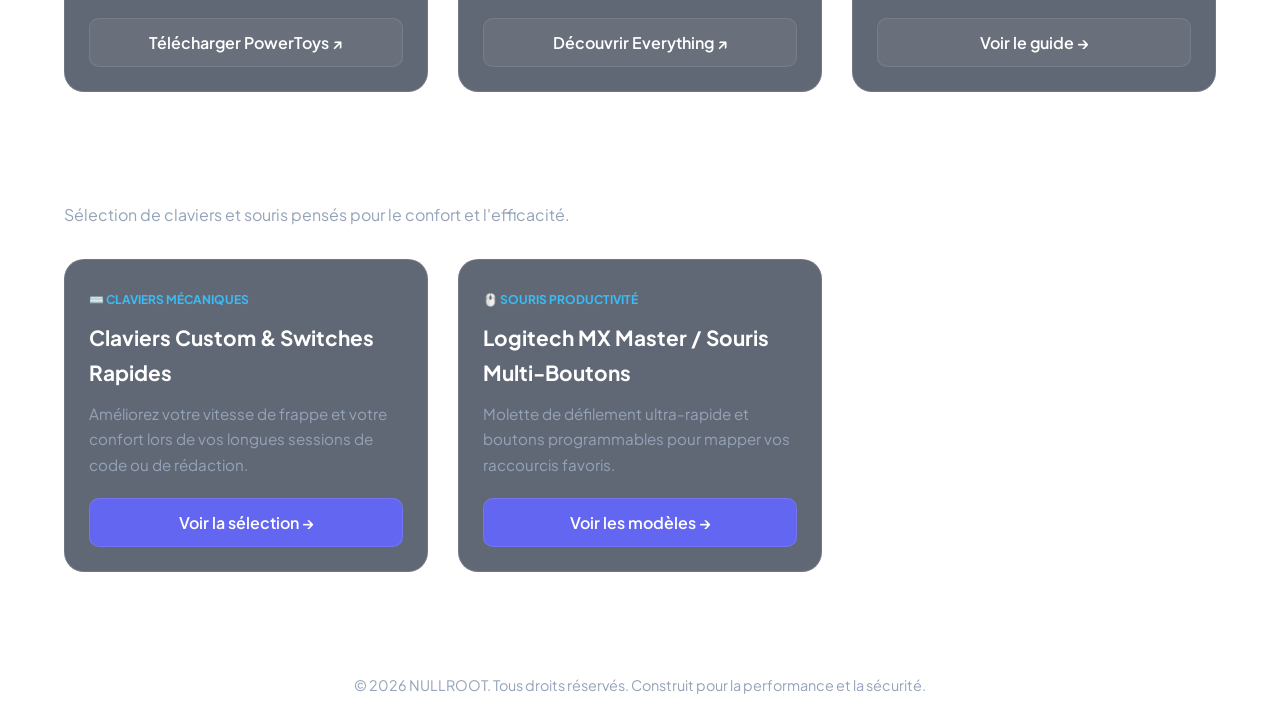
<file: tech-raccourcis.html>
<!DOCTYPE html>
<html lang="fr">
<head>
    <meta charset="UTF-8">
    <meta name="viewport" content="width=device-width, initial-scale=1.0">
    <title>Raccourcis & Fast Workflow — NULLROOT</title>
    <link rel="stylesheet" href="style.css">
</head>
<body>

    <div class="container">
        <header>
            <a href="index.html" class="logo">NULLROOT_</a>
            <nav>
                <a href="index.html">Accueil</a>
                <a href="index.html#cyber">Guides</a>
                <a href="index.html#recommandations">Recommandations</a>
                <a href="#" class="nav-btn">⭐ Favori</a>
            </nav>
        </header>

        <section class="hero">
            <span class="hero-badge">⚡ Fast Workflow & Productivity</span>
            <h1>Maîtrisez les Raccourcis Clavier Windows & Power Tools</h1>
            <p>Gagnez un temps précieux au quotidien en éliminant les clics inutiles et en automatisant votre navigation.</p>
        </section>

        <!-- Guide Principal -->
        <div class="grid" style="grid-template-columns: 1fr;">
            <div class="card" style="padding: 10px;">
                <div class="card-body">
                    <span class="card-tag">Guide Raccourcis</span>
                    <h3>1. Gestion des Fenêtres & Bureaux Virtuels</h3>
                    <p>
                        • <code>Win + Fleches</code> : Ancre la fenêtre active à gauche, à droite ou en plein écran.<br>
                        • <code>Win + Tab</code> : Ouvre la vue des tâches pour gérer vos bureaux virtuels.<br>
                        • <code>Win + Ctrl + D</code> : Crée un nouveau bureau virtuel instantanément.<br>
                        • <code>Win + Ctrl + Fleche Gauche/Droite</code> : Bascule d'un bureau virtuel à un autre.
                    </p>
                    
                    <h3 style="margin-top: 25px;">2. Navigation & Historique Avancé</h3>
                    <p>
                        • <code>Win + V</code> : Ouvre l'historique du presse-papiers (texte et images copiés récemment).<br>
                        • <code>Win + Shift + S</code> : Ouvre l'outil de capture d'écran zone par zone.<br>
                        • <code>Ctrl + Shift + Esc</code> : Ouvre directement le Gestionnaire des tâches sans passer par Ctrl+Alt+Suppr.<br>
                        • <code>Ctrl + Shift + T</code> : Dans un navigateur, réouvre le dernier onglet fermé par erreur.
                    </p>

                    <h3 style="margin-top: 25px;">3. Raccourcis Terminal & Invite de Commandes</h3>
                    <p>
                        • <code>Win + X</code> puis <code>A</code> : Ouvre PowerShell / Terminal en mode Administrateur.<br>
                        • <code>Tab</code> : Auto-complète le nom d'un fichier ou d'un dossier dans le terminal.<br>
                        • <code>Ctrl + C</code> : Interrompt une commande ou un script en cours d'exécution.
                    </p>
                </div>
            </div>
        </div>

        <!-- Section Outils de Productivité -->
        <div class="section-header">
            <h2 class="section-title">Outils Recommandés pour Booster Windows</h2>
            <p class="section-desc">Des logiciels gratuits pour transformer votre expérience utilisateur.</p>
        </div>

        <div class="grid">
            <div class="card">
                <div class="card-body">
                    <div>
                        <span class="card-tag">Microsoft Official</span>
                        <h3>PowerToys</h3>
                        <p>Une suite d'utilitaires pour personnaliser Windows : sélecteur de couleurs, redimensionneur d'images et lanceur rapide (PowerToys Run).</p>
                    </div>
                    <a href="https://learn.microsoft.com/fr-fr/windows/powertoys/" target="_blank" class="btn">Télécharger PowerToys ↗</a>
                </div>
            </div>

            <div class="card">
                <div class="card-body">
                    <div>
                        <span class="card-tag">Fast Search</span>
                        <h3>Everything (Voidtools)</h3>
                        <p>Remplace la recherche lente de Windows en trouvant n'importe quel fichier sur vos disques durs de manière instantanée.</p>
                    </div>
                    <a href="https://www.voidtools.com/" target="_blank" class="btn">Découvrir Everything ↗</a>
                </div>
            </div>

            <div class="card">
                <div class="card-body">
                    <div>
                        <span class="card-tag">Gestionnaire de Fenêtres</span>
                        <h3>FancyZones (PowerToys)</h3>
                        <p>Découpez votre écran en zones personnalisées pour organiser vos applications en un glisser-déposer.</p>
                    </div>
                    <a href="#" class="btn">Voir le guide →</a>
                </div>
            </div>
        </div>

        <!-- Section Matériel Productivité (Affiliation) -->
        <div class="section-header">
            <h2 class="section-title">Matériel & Périphériques Ergonomiques</h2>
            <p class="section-desc">Sélection de claviers et souris pensés pour le confort et l'efficacité.</p>
        </div>

        <div class="grid">
            <div class="card">
                <div class="card-body">
                    <div>
                        <span class="card-tag">⌨️ Claviers Mécaniques</span>
                        <h3>Claviers Custom & Switches Rapides</h3>
                        <p>Améliorez votre vitesse de frappe et votre confort lors de vos longues sessions de code ou de rédaction.</p>
                    </div>
                    <a href="#" class="btn" style="background: var(--accent-indigo);">Voir la sélection →</a>
                </div>
            </div>

            <div class="card">
                <div class="card-body">
                    <div>
                        <span class="card-tag">🖱️ Souris Productivité</span>
                        <h3>Logitech MX Master / Souris Multi-Boutons</h3>
                        <p>Molette de défilement ultra-rapide et boutons programmables pour mapper vos raccourcis favoris.</p>
                    </div>
                    <a href="#" class="btn" style="background: var(--accent-indigo);">Voir les modèles →</a>
                </div>
            </div>
        </div>

        <footer>
            <p>© 2026 NULLROOT. Tous droits réservés. Construit pour la performance et la sécurité.</p>
        </footer>
    </div>

</body>
</html>
</file>
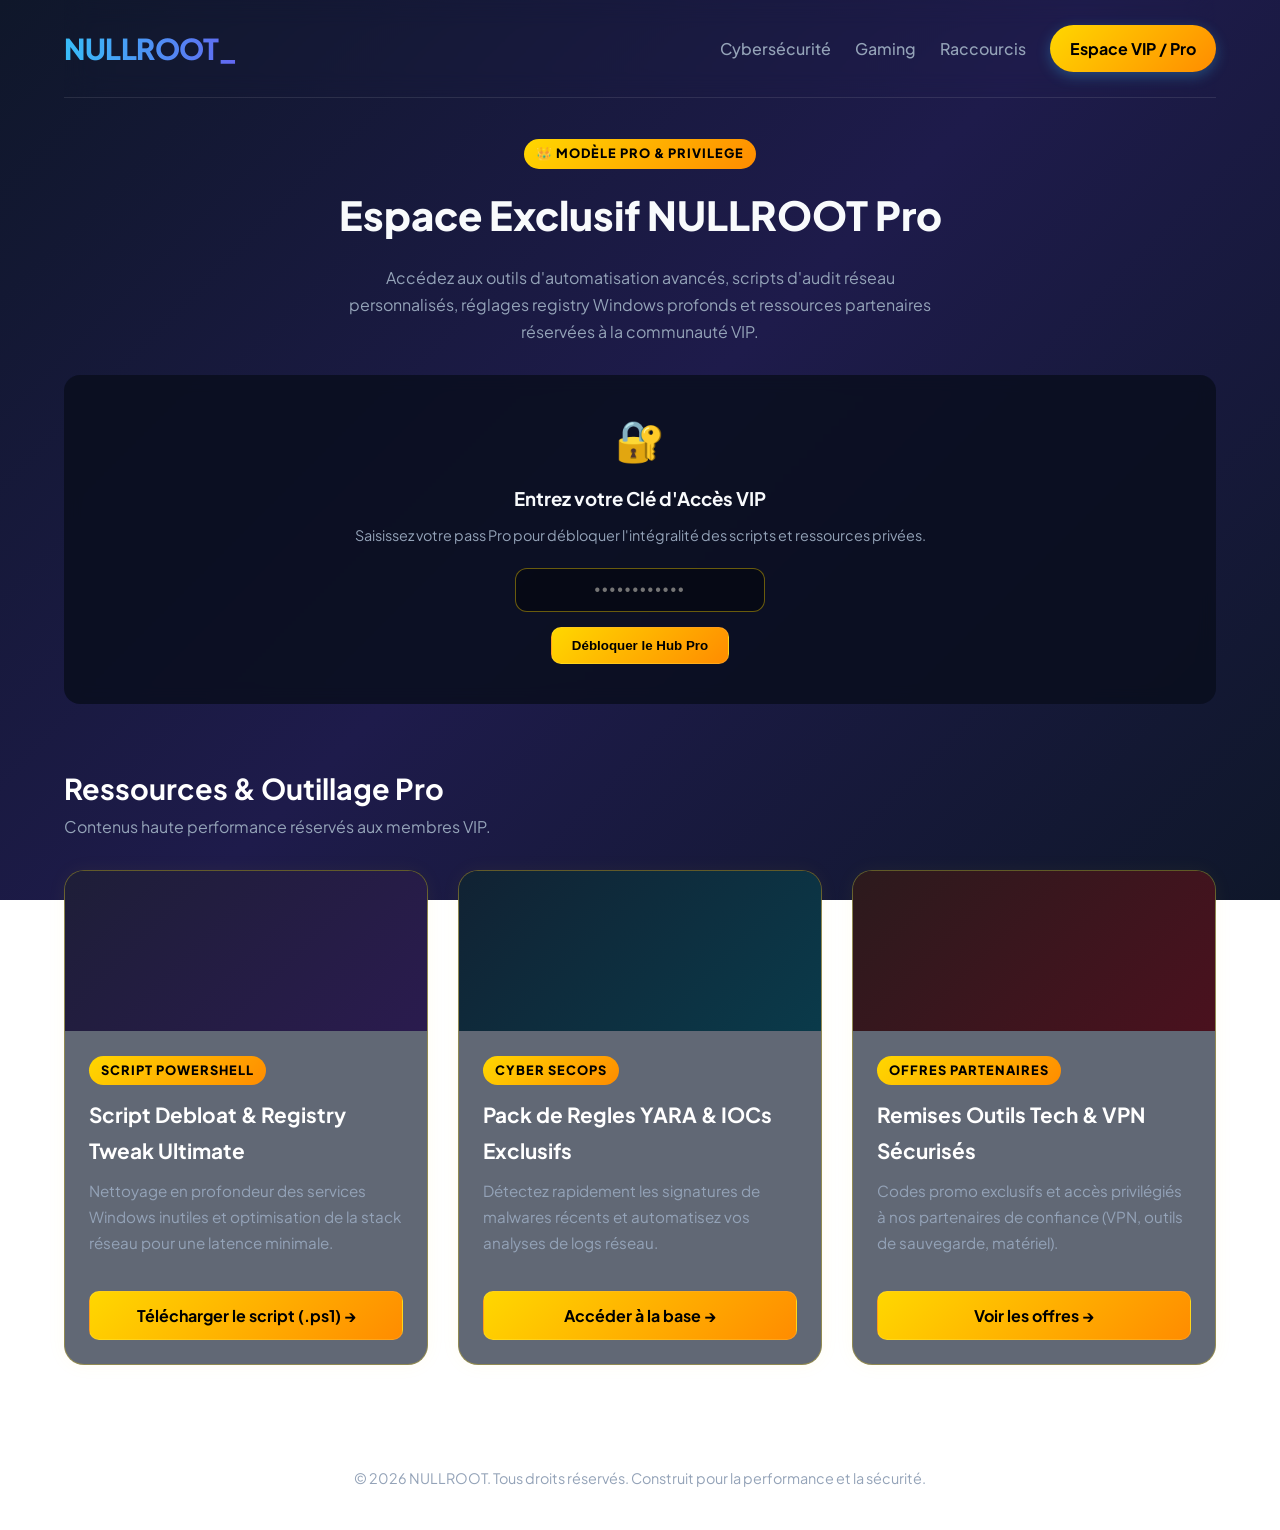
<file: vip.html>
<!DOCTYPE html>
<html lang="fr">
<head>
    <meta charset="UTF-8">
    <meta name="viewport" content="width=device-width, initial-scale=1.0">
    <title>Espace VIP & Pro — NULLROOT</title>
    <link rel="stylesheet" href="style.css">
    <style>
        /* Styles spécifiques VIP / Premium */
        .vip-badge {
            background: linear-gradient(135deg, #FFD700, #FF8C00);
            color: #000;
            font-weight: 800;
            padding: 4px 12px;
            border-radius: 20px;
            font-size: 0.8rem;
            text-transform: uppercase;
            letter-spacing: 1px;
            display: inline-block;
            margin-bottom: 12px;
        }

        .vip-card {
            border: 1px solid rgba(255, 215, 0, 0.3) !important;
            box-shadow: 0 0 20px rgba(255, 215, 0, 0.05);
        }

        .vip-card:hover {
            border-color: rgba(255, 215, 0, 0.6) !important;
            box-shadow: 0 0 25px rgba(255, 215, 0, 0.15);
        }

        .vip-btn {
            background: linear-gradient(135deg, #FFD700, #FF8C00) !important;
            color: #000 !important;
            font-weight: 700 !important;
        }

        .vip-btn:hover {
            box-shadow: 0 0 15px rgba(255, 215, 0, 0.4) !important;
        }

        .lock-overlay {
            background: rgba(10, 15, 30, 0.85);
            backdrop-filter: blur(8px);
            border: 1px solid var(--border-color);
            border-radius: 16px;
            padding: 30px;
            text-align: center;
            margin-bottom: 40px;
        }

        .key-input {
            padding: 12px 18px;
            border-radius: 12px;
            border: 1px solid rgba(255, 215, 0, 0.4);
            background: rgba(0, 0, 0, 0.4);
            color: #FFD700;
            font-size: 1rem;
            text-align: center;
            letter-spacing: 2px;
            outline: none;
            width: 250px;
            max-width: 100%;
            margin-bottom: 15px;
        }
    </style>
</head>
<body>

    <div class="container">
        <header>
            <a href="index.html" class="logo">NULLROOT_</a>
            <nav>
                <a href="cyber.html">Cybersécurité</a>
                <a href="gaming.html">Gaming</a>
                <a href="raccourcis.html">Raccourcis</a>
                <a href="vip.html" class="nav-btn vip-btn">Espace VIP / Pro</a>
            </nav>
        </header>

        <!-- Banner VIP Header -->
        <section style="margin: 40px 0 30px 0; text-align: center;">
            <span class="vip-badge">👑 Modèle Pro & Privilege</span>
            <h1 style="font-size: 2.5rem; font-weight: 800; margin-bottom: 15px;">Espace Exclusif NULLROOT Pro</h1>
            <p style="color: var(--text-muted); max-width: 600px; margin: 0 auto 30px auto;">
                Accédez aux outils d'automatisation avancés, scripts d'audit réseau personnalisés, réglages registry Windows profonds et ressources partenaires réservées à la communauté VIP.
            </p>
        </section>

        <!-- Boîte de déverrouillage / Pass -->
        <div class="lock-overlay" id="vip-auth-box">
            <div style="font-size: 2.5rem; margin-bottom: 10px;">🔐</div>
            <h3 style="margin-bottom: 8px;">Entrez votre Clé d'Accès VIP</h3>
            <p style="color: var(--text-muted); font-size: 0.9rem; margin-bottom: 20px;">Saisissez votre pass Pro pour débloquer l'intégralité des scripts et ressources privées.</p>
            
            <input type="password" id="vip-key" class="key-input" placeholder="••••••••••••">
            <br>
            <button onclick="unlockVip()" class="btn vip-btn">Débloquer le Hub Pro</button>
            <p id="vip-msg" style="margin-top: 10px; font-size: 0.85rem; color: #ff5555;"></p>
        </div>

        <!-- Contenu VIP (Grille de ressources de haut niveau) -->
        <div class="section-header">
            <h2 class="section-title">Ressources & Outillage Pro</h2>
            <p class="section-desc">Contenus haute performance réservés aux membres VIP.</p>
        </div>

        <div class="grid">
            
            <!-- Carte VIP 1 -->
            <div class="card vip-card">
                <div class="card-banner" style="background: linear-gradient(135deg, #1e1e38, #2a1b4e);"></div>
                <div class="card-body">
                    <div>
                        <span class="vip-badge">Script PowerShell</span>
                        <h3>Script Debloat & Registry Tweak Ultimate</h3>
                        <p>Nettoyage en profondeur des services Windows inutiles et optimisation de la stack réseau pour une latence minimale.</p>
                    </div>
                    <a href="#" class="btn vip-btn" style="margin-top: 15px;">Télécharger le script (.ps1) →</a>
                </div>
            </div>

            <!-- Carte VIP 2 -->
            <div class="card vip-card">
                <div class="card-banner" style="background: linear-gradient(135deg, #112233, #0a3a4a);"></div>
                <div class="card-body">
                    <div>
                        <span class="vip-badge">Cyber SecOps</span>
                        <h3>Pack de Regles YARA & IOCs Exclusifs</h3>
                        <p>Détectez rapidement les signatures de malwares récents et automatisez vos analyses de logs réseau.</p>
                    </div>
                    <a href="#" class="btn vip-btn" style="margin-top: 15px;">Accéder à la base →</a>
                </div>
            </div>

            <!-- Carte VIP 3 -->
            <div class="card vip-card">
                <div class="card-banner" style="background: linear-gradient(135deg, #2c1a1d, #4a111e);"></div>
                <div class="card-body">
                    <div>
                        <span class="vip-badge">Offres Partenaires</span>
                        <h3>Remises Outils Tech & VPN Sécurisés</h3>
                        <p>Codes promo exclusifs et accès privilégiés à nos partenaires de confiance (VPN, outils de sauvegarde, matériel).</p>
                    </div>
                    <a href="#" class="btn vip-btn" style="margin-top: 15px;">Voir les offres →</a>
                </div>
            </div>

        </div>

        <footer>
            <p>© 2026 NULLROOT. Tous droits réservés. Construit pour la performance et la sécurité.</p>
        </footer>
    </div>

    <script>
        function unlockVip() {
            const key = document.getElementById('vip-key').value;
            const msg = document.getElementById('vip-msg');
            
            // Clé de démonstration (tu pourras la changer par ce que tu veux)
            if(key === "NULLROOT2026" || key === "VIP") {
                msg.style.color = "#55ff55";
                msg.innerText = "Access Granted. Bienvenue dans le Hub Pro !";
                localStorage.setItem('nullroot_vip', 'true');
                setTimeout(() => {
                    document.getElementById('vip-auth-box').style.display = 'none';
                }, 1000);
            } else {
                msg.style.color = "#ff5555";
                msg.innerText = "Clé invalide. Essayez avec 'NULLROOT2026'";
            }
        }

        // Vérification de la session
        if(localStorage.getItem('nullroot_vip') === 'true') {
            document.getElementById('vip-auth-box').style.display = 'none';
        }
    </script>

</body>
</html>
</file>
<file: style.css>
@import url('https://fonts.googleapis.com/css2?family=Plus+Jakarta+Sans:wght@400;500;700;800&display=swap');

:root {
    --bg-gradient: linear-gradient(135deg, #0f172a 0%, #1e1b4b 50%, #0f172a 100%);
    --card-bg: rgba(30, 41, 59, 0.7);
    --card-border: rgba(255, 255, 255, 0.1);
    --accent-blue: #38bdf8;
    --accent-indigo: #6366f1;
    --accent-emerald: #10b981;
    --accent-purple: #a855f7;
    --text-main: #f8fafc;
    --text-muted: #94a3b8;
}

* {
    box-sizing: border-box;
    margin: 0;
    padding: 0;
}

body {
    font-family: 'Plus Jakarta Sans', sans-serif;
    background: var(--bg-gradient);
    background-attachment: fixed;
    color: var(--text-main);
    line-height: 1.7;
    padding: 0;
    min-height: 100vh;
}

.container {
    max-width: 1200px;
    margin: 0 auto;
    padding: 0 24px;
}

/* Navbar Moderne */
header {
    display: flex;
    justify-content: space-between;
    align-items: center;
    padding: 24px 0;
    border-bottom: 1px solid var(--card-border);
    backdrop-filter: blur(12px);
}

.logo {
    font-size: 1.8rem;
    font-weight: 800;
    background: linear-gradient(to right, var(--accent-blue), var(--accent-indigo));
    -webkit-background-clip: text;
    -webkit-text-fill-color: transparent;
    text-decoration: none;
    letter-spacing: -0.5px;
}

nav {
    display: flex;
    gap: 24px;
    align-items: center;
}

nav a {
    color: var(--text-muted);
    text-decoration: none;
    font-weight: 500;
    transition: color 0.2s;
}

nav a:hover {
    color: var(--accent-blue);
}

.nav-btn {
    background: linear-gradient(135deg, var(--accent-blue), var(--accent-indigo));
    color: #fff !important;
    padding: 10px 20px;
    border-radius: 50px;
    font-weight: 700 !important;
    box-shadow: 0 4px 14px rgba(56, 189, 248, 0.3);
}

/* Hero Section Spacieuse */
.hero {
    text-align: center;
    padding: 80px 20px;
    max-width: 850px;
    margin: 0 auto;
}

.hero-badge {
    display: inline-block;
    background: rgba(56, 189, 248, 0.1);
    color: var(--accent-blue);
    border: 1px solid rgba(56, 189, 248, 0.3);
    padding: 6px 16px;
    border-radius: 50px;
    font-size: 0.85rem;
    font-weight: 600;
    margin-bottom: 20px;
}

.hero h1 {
    font-size: 3.2rem;
    font-weight: 800;
    line-height: 1.2;
    margin-bottom: 20px;
    background: linear-gradient(to bottom, #ffffff, #cbd5e1);
    -webkit-background-clip: text;
    -webkit-text-fill-color: transparent;
}

.hero p {
    font-size: 1.2rem;
    color: var(--text-muted);
    margin-bottom: 35px;
}

/* Grille de Piliers / Avantages */
.features-summary {
    display: grid;
    grid-template-columns: repeat(auto-fit, minmax(250px, 1fr));
    gap: 20px;
    margin-bottom: 60px;
}

.feature-pill {
    background: var(--card-bg);
    border: 1px solid var(--card-border);
    padding: 20px;
    border-radius: 16px;
    backdrop-filter: blur(10px);
}

.feature-pill h4 {
    color: var(--accent-blue);
    font-size: 1.1rem;
    margin-bottom: 5px;
}

.feature-pill p {
    color: var(--text-muted);
    font-size: 0.9rem;
}

/* Section Titre */
.section-header {
    margin: 60px 0 30px 0;
}

.section-title {
    font-size: 1.8rem;
    font-weight: 700;
    color: #fff;
}

.section-desc {
    color: var(--text-muted);
    font-size: 1rem;
}

/* Cartes Illustrées & Modernes (Fixé à 3 colonnes pour laisser de l'espace vide) */
.grid {
    display: grid;
    grid-template-columns: repeat(3, 1fr);
    gap: 30px;
    margin-bottom: 60px;
}

@media (max-width: 900px) {
    .grid {
        grid-template-columns: repeat(auto-fit, minmax(280px, 1fr));
    }
}

.card {
    background: var(--card-bg);
    border: 1px solid var(--card-border);
    border-radius: 20px;
    overflow: hidden;
    backdrop-filter: blur(12px);
    transition: transform 0.3s, box-shadow 0.3s, border-color 0.3s;
    display: flex;
    flex-direction: column;
}

.card:hover {
    transform: translateY(-6px);
    border-color: rgba(56, 189, 248, 0.4);
    box-shadow: 0 20px 40px rgba(0, 0, 0, 0.4);
}

.card-banner {
    height: 160px;
    background-size: cover;
    background-position: center;
    position: relative;
}

.card-banner-cyber {
    background-image: linear-gradient(to bottom, rgba(15, 23, 42, 0.2), var(--card-bg)), url('https://images.unsplash.com/photo-1550751827-4bd374c3f58b?auto=format&fit=crop&w=800&q=80');
}

.card-banner-gaming {
    background-image: linear-gradient(to bottom, rgba(15, 23, 42, 0.2), var(--card-bg)), url('https://images.unsplash.com/photo-1542751371-adc38448a05e?auto=format&fit=crop&w=800&q=80');
}

.card-banner-shortcut {
    background-image: linear-gradient(to bottom, rgba(15, 23, 42, 0.2), var(--card-bg)), url('https://images.unsplash.com/photo-1587829741301-dc798b83add3?auto=format&fit=crop&w=800&q=80');
}

.card-body {
    padding: 24px;
    flex-grow: 1;
    display: flex;
    flex-direction: column;
    justify-content: space-between;
}

.card-tag {
    display: inline-block;
    font-size: 0.75rem;
    font-weight: 700;
    text-transform: uppercase;
    color: var(--accent-blue);
    margin-bottom: 10px;
}

.card h3 {
    font-size: 1.3rem;
    color: #fff;
    margin-bottom: 10px;
}

.card p {
    color: var(--text-muted);
    font-size: 0.95rem;
    margin-bottom: 20px;
}

.btn {
    display: inline-block;
    background: rgba(255, 255, 255, 0.05);
    color: #fff;
    border: 1px solid var(--card-border);
    padding: 10px 20px;
    border-radius: 10px;
    text-decoration: none;
    font-weight: 600;
    text-align: center;
    transition: all 0.2s;
}

.btn:hover {
    background: var(--accent-blue);
    color: #0f172a;
    border-color: var(--accent-blue);
}

footer {
    text-align: center;
    padding: 40px 0;
    color: var(--text-muted);
    border-top: 1px solid var(--card-border);
    font-size: 0.9rem;
}
</file>
